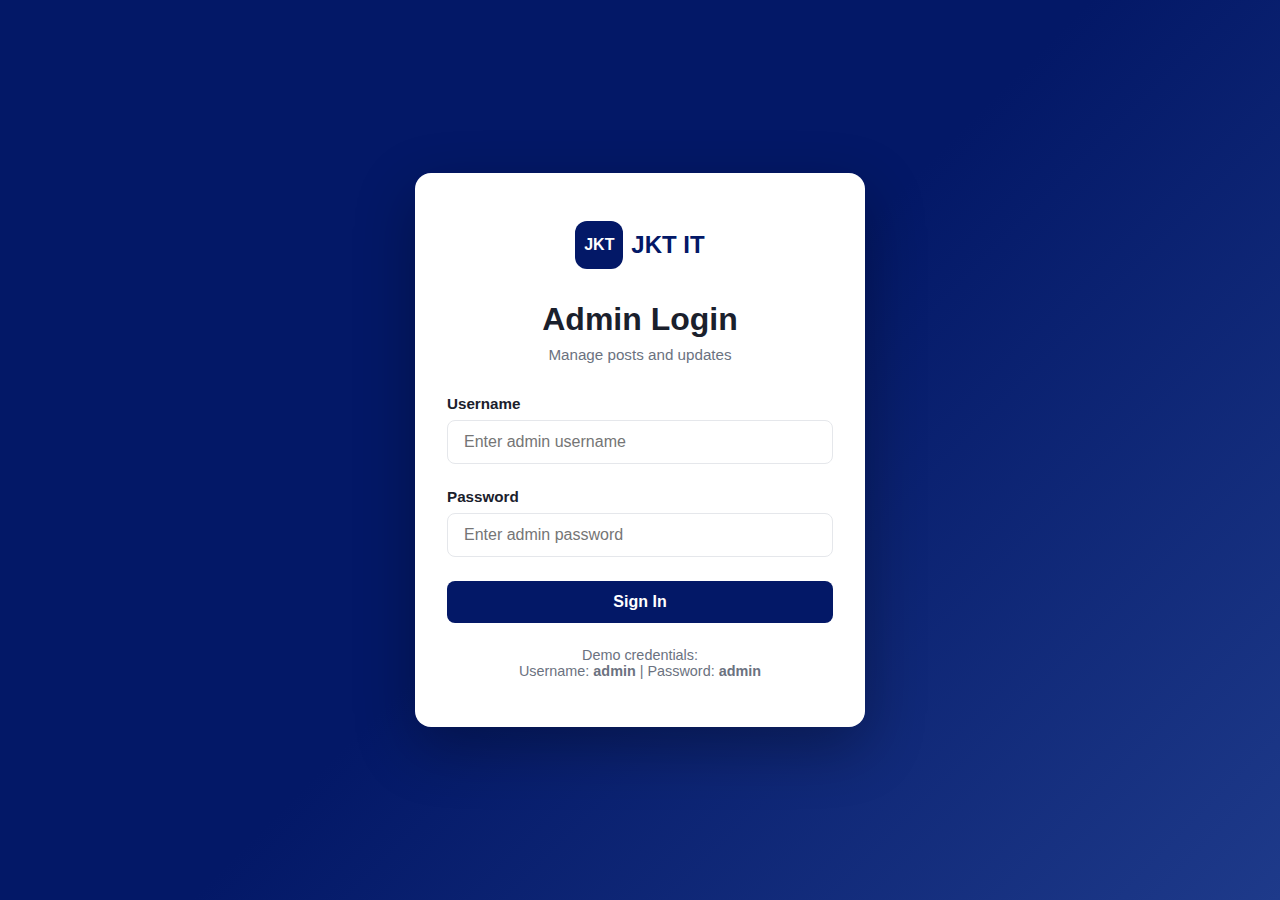
<file: admin-dashboard.html>
<!DOCTYPE html>
<html lang="en">
<head>
    <meta charset="UTF-8">
    <meta name="viewport" content="width=device-width, initial-scale=1.0">
    <title>JKT Admin Dashboard</title>
    <style>
        * {
            margin: 0;
            padding: 0;
            box-sizing: border-box;
        }

        :root {
            --primary: #031867;
            --gold: #FFD700;
            --light-blue: #87CEEB;
            --text-dark: #1a202c;
            --text-light: #6b7280;
            --bg-light: #f9fafb;
            --white: #ffffff;
        }

        body {
            font-family: 'Inter', -apple-system, BlinkMacSystemFont, 'Segoe UI', sans-serif;
            background: var(--bg-light);
            color: var(--text-dark);
        }

        .container {
            max-width: 1200px;
            margin: 0 auto;
            padding: 2rem 1.5rem;
        }

        /* Header */
        header {
            background: var(--white);
            border-bottom: 1px solid #e5e7eb;
            padding: 1.5rem;
            margin-bottom: 2rem;
            border-radius: 0.75rem;
            display: flex;
            align-items: center;
            justify-content: space-between;
        }

        .header-title {
            display: flex;
            align-items: center;
            gap: 1rem;
        }

        .logo {
            display: flex;
            align-items: center;
            gap: 0.5rem;
        }

        .logo-box {
            width: 40px;
            height: 40px;
            background: var(--primary);
            border-radius: 0.5rem;
            display: flex;
            align-items: center;
            justify-content: center;
            color: var(--white);
            font-weight: bold;
            font-size: 0.75rem;
        }

        h1 {
            color: var(--primary);
            font-size: 1.75rem;
        }

        .logout-btn {
            background: #dc2626;
            color: var(--white);
            border: none;
            padding: 0.75rem 1.5rem;
            border-radius: 0.5rem;
            cursor: pointer;
            font-weight: 600;
            transition: background 0.3s;
        }

        .logout-btn:hover {
            background: #b91c1c;
        }

        /* Main Grid */
        .main {
            display: grid;
            grid-template-columns: 1fr;
            gap: 2rem;
        }

        @media (min-width: 768px) {
            .main {
                grid-template-columns: 1fr 1.2fr;
            }
        }

        /* Post Form */
        .post-form {
            background: var(--white);
            padding: 2rem;
            border-radius: 0.75rem;
            border: 1px solid #e5e7eb;
        }

        .post-form h2 {
            font-size: 1.5rem;
            color: var(--primary);
            margin-bottom: 1.5rem;
        }

        .form-group {
            margin-bottom: 1.5rem;
        }

        label {
            display: block;
            font-weight: 600;
            margin-bottom: 0.5rem;
            color: var(--text-dark);
            font-size: 0.95rem;
        }

        textarea,
        input[type="file"] {
            width: 100%;
            padding: 0.75rem;
            border: 1px solid #e5e7eb;
            border-radius: 0.5rem;
            font-family: inherit;
            font-size: 0.95rem;
            transition: border-color 0.3s, box-shadow 0.3s;
        }

        textarea {
            resize: vertical;
            min-height: 120px;
        }

        textarea:focus {
            outline: none;
            border-color: var(--primary);
            box-shadow: 0 0 0 3px rgba(3, 24, 103, 0.1);
        }

        input[type="file"] {
            padding: 0.5rem;
            cursor: pointer;
        }

        input[type="file"]:focus {
            outline: none;
            border-color: var(--primary);
        }

        .image-preview {
            margin-top: 1rem;
            display: none;
        }

        .image-preview img {
            max-width: 100%;
            height: auto;
            border-radius: 0.5rem;
            border: 1px solid #e5e7eb;
        }

        .char-count {
            font-size: 0.85rem;
            color: var(--text-light);
            margin-top: 0.25rem;
        }

        .char-warning {
            color: #dc2626;
        }

        .btn {
            width: 100%;
            padding: 0.75rem;
            background: var(--primary);
            color: var(--white);
            border: none;
            border-radius: 0.5rem;
            font-size: 1rem;
            font-weight: 600;
            cursor: pointer;
            transition: background 0.3s;
        }

        .btn:hover:not(:disabled) {
            background: #022152;
        }

        .btn:disabled {
            background: #ccc;
            cursor: not-allowed;
        }

        .message {
            display: none;
            padding: 0.75rem 1rem;
            border-radius: 0.5rem;
            margin-bottom: 1.5rem;
            border-left: 4px solid;
        }

        .message.show {
            display: block;
        }

        .message.error {
            background: #fee;
            color: #c33;
            border-left-color: #c33;
        }

        .message.success {
            background: #efe;
            color: #3c3;
            border-left-color: #3c3;
        }

        /* Posts Feed */
        .posts-feed {
            display: flex;
            flex-direction: column;
            gap: 1.5rem;
        }

        .posts-feed h2 {
            font-size: 1.5rem;
            color: var(--primary);
            margin-bottom: 1rem;
        }

        .post-item {
            background: var(--white);
            border: 1px solid #e5e7eb;
            border-radius: 0.75rem;
            overflow: hidden;
            transition: box-shadow 0.3s;
        }

        .post-item:hover {
            box-shadow: 0 10px 25px rgba(0, 0, 0, 0.1);
        }

        .post-image {
            width: 100%;
            height: 300px;
            object-fit: cover;
            background: var(--bg-light);
        }

        .post-content {
            padding: 1.5rem;
        }

        .post-text {
            color: var(--text-dark);
            margin-bottom: 1rem;
            line-height: 1.6;
            word-wrap: break-word;
        }

        .post-meta {
            display: flex;
            align-items: center;
            justify-content: space-between;
            font-size: 0.85rem;
            color: var(--text-light);
        }

        .delete-btn {
            background: #dc2626;
            color: var(--white);
            border: none;
            padding: 0.5rem 1rem;
            border-radius: 0.25rem;
            cursor: pointer;
            font-size: 0.85rem;
            transition: background 0.3s;
        }

        .delete-btn:hover {
            background: #b91c1c;
        }

        .empty-state {
            text-align: center;
            padding: 2rem;
            color: var(--text-light);
        }

        .empty-state p {
            margin-bottom: 0.5rem;
        }

        .spinner {
            border: 3px solid rgba(0, 0, 0, 0.1);
            border-top-color: var(--primary);
            border-radius: 50%;
            width: 20px;
            height: 20px;
            animation: spin 0.8s linear infinite;
            display: inline-block;
            margin-right: 0.5rem;
        }

        @keyframes spin {
            to { transform: rotate(360deg); }
        }

        .loading {
            display: none;
        }

        .title-section {
            display: flex;
            align-items: center;
            justify-content: space-between;
            margin-bottom: 1.5rem;
        }

        .refresh-btn {
            background: var(--light-blue);
            color: var(--primary);
            border: none;
            padding: 0.5rem 1rem;
            border-radius: 0.5rem;
            cursor: pointer;
            font-size: 0.9rem;
            font-weight: 600;
            transition: background 0.3s;
        }

        .refresh-btn:hover {
            background: #70c5e8;
        }

        @media (max-width: 767px) {
            .main {
                grid-template-columns: 1fr;
            }

            .post-image {
                height: 200px;
            }
        }
    </style>
</head>
<body>
    <!-- Header -->
    <header>
        <div class="header-title">
            <div class="logo">
                <div class="logo-box">JKT</div>
            </div>
            <h1>Admin Dashboard</h1>
        </div>
        <button class="logout-btn" id="logoutBtn">Logout</button>
    </header>

    <div class="container">
        <div class="main">
            <!-- Post Creation Form -->
            <div class="post-form">
                <h2>Create New Post</h2>

                <div class="message" id="errorMessage"></div>
                <div class="message" id="successMessage"></div>

                <form id="postForm">
                    <div class="form-group">
                        <label for="imageInput">Upload Image</label>
                        <input 
                            type="file" 
                            id="imageInput" 
                            accept="image/*"
                            required
                        >
                        <div class="image-preview" id="imagePreview">
                            <img id="previewImg" src="" alt="Preview">
                        </div>
                    </div>

                    <div class="form-group">
                        <label for="textInput">Post Text</label>
                        <textarea 
                            id="textInput" 
                            placeholder="Write your message here..."
                            required
                        ></textarea>
                        <div class="char-count">
                            <span id="charCount">0</span> / 500 characters
                        </div>
                    </div>

                    <button type="submit" class="btn" id="submitBtn">
                        <span class="loading" id="spinner"><span class="spinner"></span></span>
                        Post
                    </button>
                </form>
            </div>

            <!-- Posts Feed -->
            <div class="posts-feed">
                <div class="title-section">
                    <h2>Recent Posts</h2>
                    <button class="refresh-btn" id="refreshBtn">🔄 Refresh</button>
                </div>
                <div id="postsList">
                    <div class="empty-state">
                        <p>No posts yet. Create your first post!</p>
                    </div>
                </div>
            </div>
        </div>
    </div>

    <script>
        // Check authentication
        function checkAuth() {
            const isAuthed = sessionStorage.getItem('adminAuth');
            if (!isAuthed) {
                window.location.href = '/admin-login.html';
                return false;
            }
            return true;
        }

        if (!checkAuth()) {
            throw new Error('Not authenticated');
        }

        // LocalStorage key for posts
        const POSTS_STORAGE_KEY = 'jkt_admin_posts';

        // Initialize posts array in localStorage if it doesn't exist
        function initPosts() {
            if (!localStorage.getItem(POSTS_STORAGE_KEY)) {
                localStorage.setItem(POSTS_STORAGE_KEY, JSON.stringify([]));
            }
        }

        // Get all posts from localStorage
        function getPosts() {
            initPosts();
            const posts = localStorage.getItem(POSTS_STORAGE_KEY);
            return JSON.parse(posts) || [];
        }

        // Save posts to localStorage
        function savePosts(posts) {
            localStorage.setItem(POSTS_STORAGE_KEY, JSON.stringify(posts));
        }

        // Image preview
        document.getElementById('imageInput').addEventListener('change', function(e) {
            const file = e.target.files[0];
            if (file) {
                const reader = new FileReader();
                reader.onload = function(event) {
                    document.getElementById('previewImg').src = event.target.result;
                    document.getElementById('imagePreview').style.display = 'block';
                };
                reader.readAsDataURL(file);
            }
        });

        // Character count
        document.getElementById('textInput').addEventListener('input', function() {
            const count = this.value.length;
            document.getElementById('charCount').textContent = count;

            if (count > 500) {
                this.value = this.value.substring(0, 500);
                document.getElementById('charCount').textContent = 500;
            }
        });

        // Create post
        document.getElementById('postForm').addEventListener('submit', function(e) {
            e.preventDefault();

            const imageInput = document.getElementById('imageInput');
            const textInput = document.getElementById('textInput');
            const errorMsg = document.getElementById('errorMessage');
            const successMsg = document.getElementById('successMessage');
            const submitBtn = document.getElementById('submitBtn');
            const spinner = document.getElementById('spinner');

            // Clear messages
            errorMsg.classList.remove('show');
            successMsg.classList.remove('show');

            if (!imageInput.files[0] || !textInput.value) {
                errorMsg.textContent = 'Please fill in all fields';
                errorMsg.classList.add('error', 'show');
                return;
            }

            // Show loading
            spinner.style.display = 'inline-block';
            submitBtn.disabled = true;

            // Convert image to base64
            const file = imageInput.files[0];
            const reader = new FileReader();
            reader.onload = function(event) {
                try {
                    // Get existing posts
                    const posts = getPosts();

                    // Create new post
                    const newPost = {
                        id: Date.now().toString(),
                        image: event.target.result,
                        text: textInput.value,
                        timestamp: Date.now(),
                        createdAt: new Date().toLocaleDateString('en-US', {
                            year: 'numeric',
                            month: 'long',
                            day: 'numeric',
                            hour: '2-digit',
                            minute: '2-digit'
                        })
                    };

                    // Add to posts array
                    posts.push(newPost);

                    // Save to localStorage
                    savePosts(posts);

                    // Show success
                    successMsg.textContent = 'Post created successfully!';
                    successMsg.classList.add('success', 'show');

                    // Reset form
                    document.getElementById('postForm').reset();
                    document.getElementById('imagePreview').style.display = 'none';
                    document.getElementById('charCount').textContent = 0;

                    // Reload posts
                    setTimeout(() => {
                        loadPosts();
                    }, 500);
                } catch (error) {
                    console.error('Error:', error);
                    errorMsg.textContent = 'Error creating post. Please try again.';
                    errorMsg.classList.add('error', 'show');
                } finally {
                    spinner.style.display = 'none';
                    submitBtn.disabled = false;
                }
            };
            reader.readAsDataURL(file);
        });

        // Load posts
        function loadPosts() {
            const posts = getPosts();
            const postsList = document.getElementById('postsList');

            if (posts.length === 0) {
                postsList.innerHTML = `
                    <div class="empty-state">
                        <p>No posts yet. Create your first post!</p>
                    </div>
                `;
                return;
            }

            // Display posts in reverse order (newest first)
            const reversedPosts = [...posts].reverse();
            postsList.innerHTML = reversedPosts.map(post => `
                <div class="post-item">
                    <img src="${post.image}" alt="Post" class="post-image">
                    <div class="post-content">
                        <p class="post-text">${escapeHtml(post.text)}</p>
                        <div class="post-meta">
                            <span>${post.createdAt}</span>
                            <button class="delete-btn" onclick="deletePost('${post.id}')">Delete</button>
                        </div>
                    </div>
                </div>
            `).join('');
        }

        // Delete post
        function deletePost(id) {
            if (!confirm('Are you sure you want to delete this post?')) {
                return;
            }

            try {
                const posts = getPosts();
                const filteredPosts = posts.filter(p => p.id !== id);
                savePosts(filteredPosts);
                loadPosts();
            } catch (error) {
                console.error('Error:', error);
                alert('Error deleting post');
            }
        }

        // Escape HTML
        function escapeHtml(text) {
            const div = document.createElement('div');
            div.textContent = text;
            return div.innerHTML;
        }

        // Logout
        document.getElementById('logoutBtn').addEventListener('click', function() {
            sessionStorage.removeItem('adminAuth');
            sessionStorage.removeItem('adminUsername');
            window.location.href = '/HAJ/admin-login.html';
        });

        // Refresh button
        document.getElementById('refreshBtn').addEventListener('click', loadPosts);

        // Load posts on page load
        document.addEventListener('DOMContentLoaded', loadPosts);
    </script>
</body>
</html>
</file>
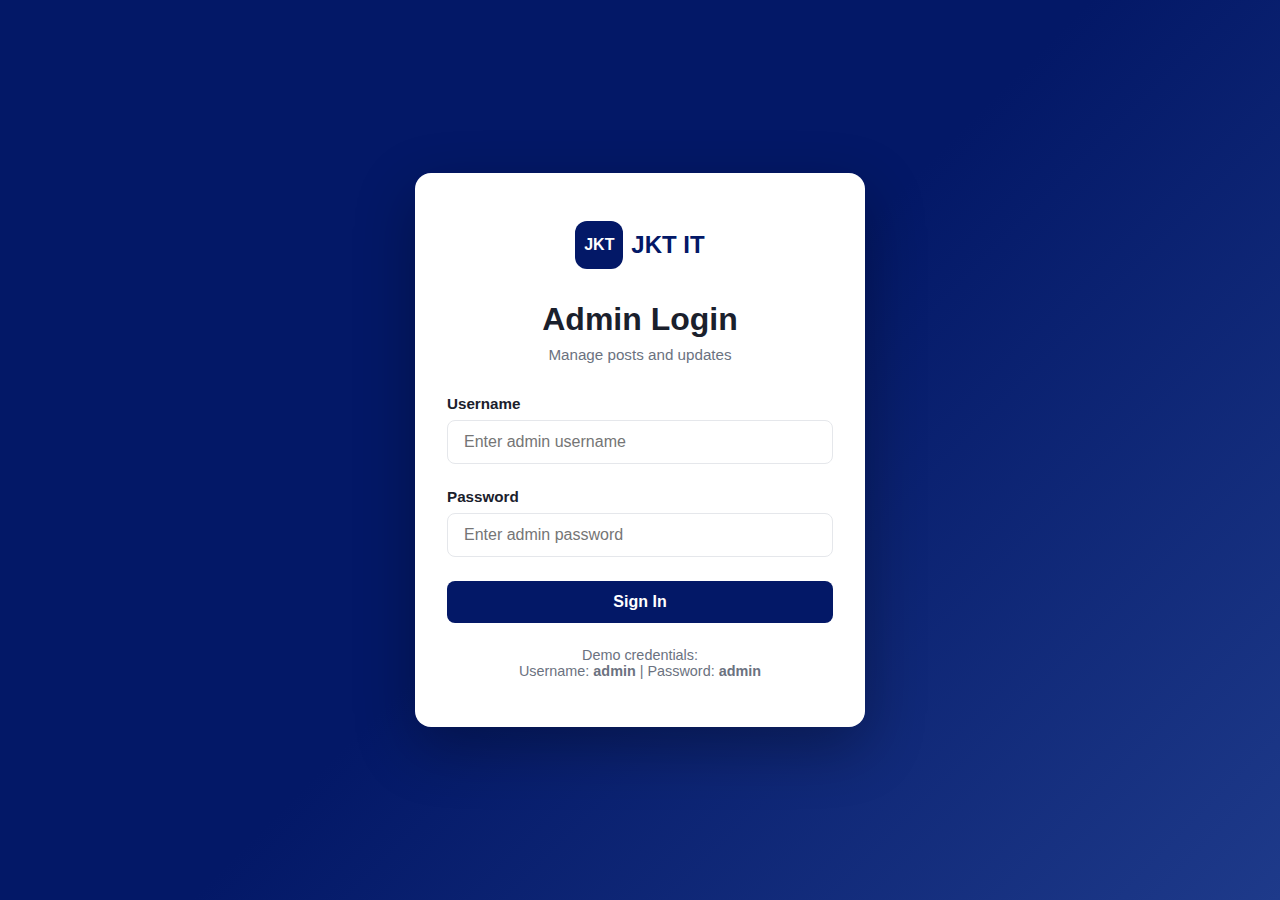
<file: admin-login.html>
<!DOCTYPE html>
<html lang="en">
<head>
    <meta charset="UTF-8">
    <meta name="viewport" content="width=device-width, initial-scale=1.0">
    <title>JKT Admin Login</title>
    <style>
        * {
            margin: 0;
            padding: 0;
            box-sizing: border-box;
        }

        :root {
            --primary: #031867;
            --gold: #FFD700;
            --light-blue: #87CEEB;
            --text-dark: #1a202c;
            --text-light: #6b7280;
            --bg-light: #f9fafb;
            --white: #ffffff;
        }

        body {
            font-family: 'Inter', -apple-system, BlinkMacSystemFont, 'Segoe UI', sans-serif;
            background: linear-gradient(135deg, var(--primary) 0%, var(--primary) 50%, #1e3a8a 100%);
            min-height: 100vh;
            display: flex;
            align-items: center;
            justify-content: center;
            padding: 1.5rem;
        }

        .login-container {
            background: var(--white);
            border-radius: 1rem;
            box-shadow: 0 20px 60px rgba(0, 0, 0, 0.3);
            max-width: 450px;
            width: 100%;
            padding: 3rem 2rem;
        }

        .logo {
            display: flex;
            align-items: center;
            justify-content: center;
            gap: 0.5rem;
            margin-bottom: 2rem;
        }

        .logo-box {
            width: 48px;
            height: 48px;
            background: var(--primary);
            border-radius: 0.75rem;
            display: flex;
            align-items: center;
            justify-content: center;
            color: var(--white);
            font-weight: bold;
            font-size: 1rem;
        }

        .logo-text {
            font-weight: bold;
            font-size: 1.5rem;
            color: var(--primary);
        }

        h1 {
            font-size: 2rem;
            color: var(--text-dark);
            margin-bottom: 0.5rem;
            text-align: center;
        }

        .subtitle {
            color: var(--text-light);
            text-align: center;
            margin-bottom: 2rem;
            font-size: 0.95rem;
        }

        .form-group {
            margin-bottom: 1.5rem;
        }

        label {
            display: block;
            color: var(--text-dark);
            font-weight: 600;
            margin-bottom: 0.5rem;
            font-size: 0.95rem;
        }

        input {
            width: 100%;
            padding: 0.75rem 1rem;
            border: 1px solid #e5e7eb;
            border-radius: 0.5rem;
            font-size: 1rem;
            font-family: inherit;
            transition: border-color 0.3s, box-shadow 0.3s;
        }

        input:focus {
            outline: none;
            border-color: var(--primary);
            box-shadow: 0 0 0 3px rgba(3, 24, 103, 0.1);
        }

        .btn {
            width: 100%;
            padding: 0.75rem;
            background: var(--primary);
            color: var(--white);
            border: none;
            border-radius: 0.5rem;
            font-size: 1rem;
            font-weight: 600;
            cursor: pointer;
            transition: background 0.3s;
        }

        .btn:hover {
            background: #022152;
        }

        .btn:disabled {
            background: #ccc;
            cursor: not-allowed;
        }

        .error-message {
            display: none;
            background: #fee;
            color: #c33;
            padding: 0.75rem 1rem;
            border-radius: 0.5rem;
            margin-bottom: 1.5rem;
            border-left: 4px solid #c33;
        }

        .error-message.show {
            display: block;
        }

        .success-message {
            display: none;
            background: #efe;
            color: #3c3;
            padding: 0.75rem 1rem;
            border-radius: 0.5rem;
            margin-bottom: 1.5rem;
            border-left: 4px solid #3c3;
        }

        .success-message.show {
            display: block;
        }

        .footer-link {
            text-align: center;
            margin-top: 1.5rem;
            color: var(--text-light);
            font-size: 0.9rem;
        }

        .footer-link a {
            color: var(--primary);
            text-decoration: none;
            font-weight: 600;
        }

        .footer-link a:hover {
            text-decoration: underline;
        }

        .loading {
            display: none;
        }

        .spinner {
            border: 3px solid rgba(0, 0, 0, 0.1);
            border-top-color: var(--primary);
            border-radius: 50%;
            width: 20px;
            height: 20px;
            animation: spin 0.8s linear infinite;
            display: inline-block;
            margin-right: 0.5rem;
        }

        @keyframes spin {
            to { transform: rotate(360deg); }
        }
    </style>
</head>
<body>
    <div class="login-container">
        <div class="logo">
            <div class="logo-box">JKT</div>
            <div class="logo-text">JKT IT</div>
        </div>

        <h1>Admin Login</h1>
        <p class="subtitle">Manage posts and updates</p>

        <div class="error-message" id="errorMessage"></div>
        <div class="success-message" id="successMessage"></div>

        <form id="loginForm">
            <div class="form-group">
                <label for="username">Username</label>
                <input 
                    type="text" 
                    id="username" 
                    name="username" 
                    placeholder="Enter admin username"
                    required
                >
            </div>

            <div class="form-group">
                <label for="password">Password</label>
                <input 
                    type="password" 
                    id="password" 
                    name="password" 
                    placeholder="Enter admin password"
                    required
                >
            </div>

            <button type="submit" class="btn" id="submitBtn">
                <span class="loading" id="spinner"><span class="spinner"></span></span>
                Sign In
            </button>
        </form>

        <div class="footer-link">
            Demo credentials:<br>
            Username: <strong>admin</strong> | Password: <strong>admin</strong>
        </div>
    </div>

    <script>
        // Simple in-memory authentication (for demo)
        // In production, use secure authentication with backend
        const DEMO_CREDENTIALS = {
            username: 'admin',
            password: 'admin'
        };

        document.getElementById('loginForm').addEventListener('submit', function(e) {
            e.preventDefault();

            const username = document.getElementById('username').value;
            const password = document.getElementById('password').value;
            const errorMsg = document.getElementById('errorMessage');
            const successMsg = document.getElementById('successMessage');
            const submitBtn = document.getElementById('submitBtn');
            const spinner = document.getElementById('spinner');

            // Clear messages
            errorMsg.classList.remove('show');
            successMsg.classList.remove('show');

            // Validate
            if (username === DEMO_CREDENTIALS.username && password === DEMO_CREDENTIALS.password) {
                // Show loading state
                spinner.style.display = 'inline-block';
                submitBtn.disabled = true;

                // Simulate API call
                setTimeout(() => {
                    // Store session
                    sessionStorage.setItem('adminAuth', 'true');
                    sessionStorage.setItem('adminUsername', username);

                    successMsg.textContent = 'Login successful! Redirecting...';
                    successMsg.classList.add('show');

                    // Redirect to dashboard
                    setTimeout(() => {
                        window.location.href = '/HAJ/admin-dashboard.html';
                    }, 1000);
                }, 500);
            } else {
                spinner.style.display = 'none';
                submitBtn.disabled = false;
                errorMsg.textContent = 'Invalid username or password';
                errorMsg.classList.add('show');
            }
        });
    </script>
</body>
</html>
</file>
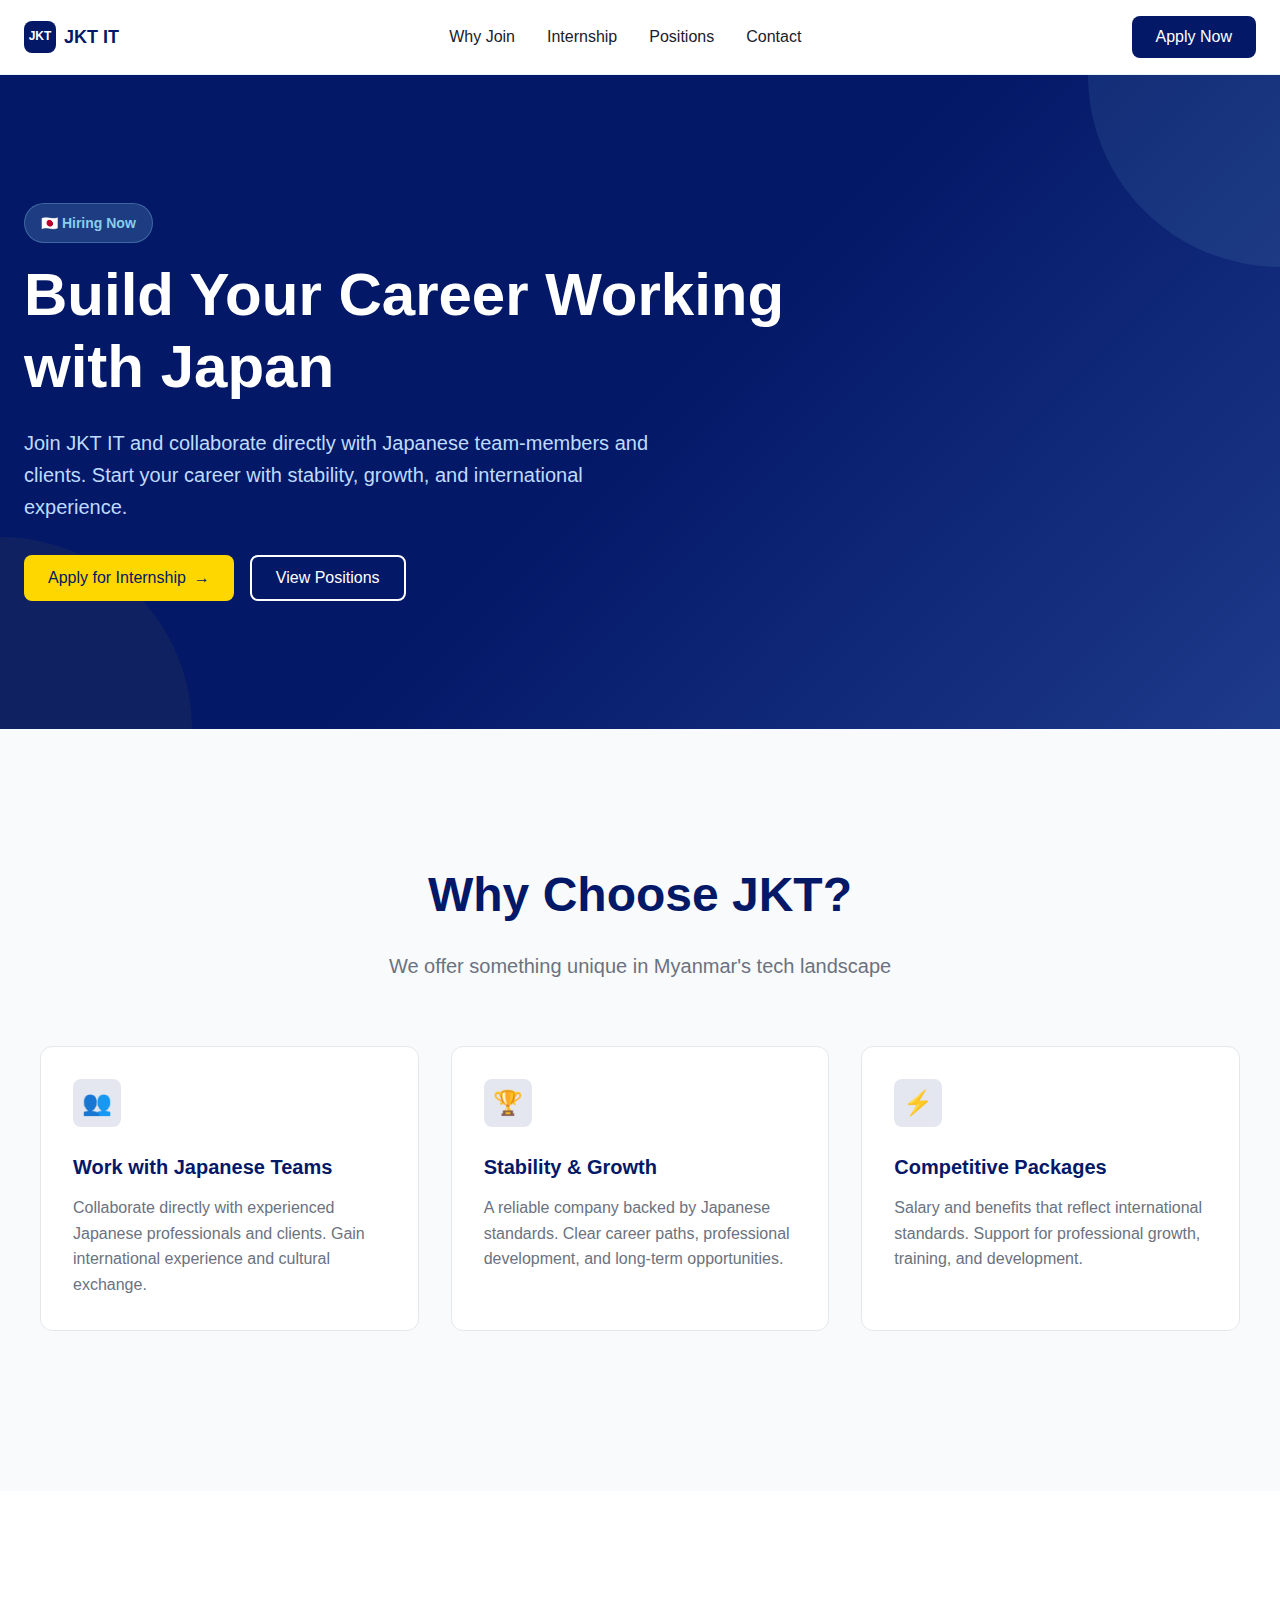
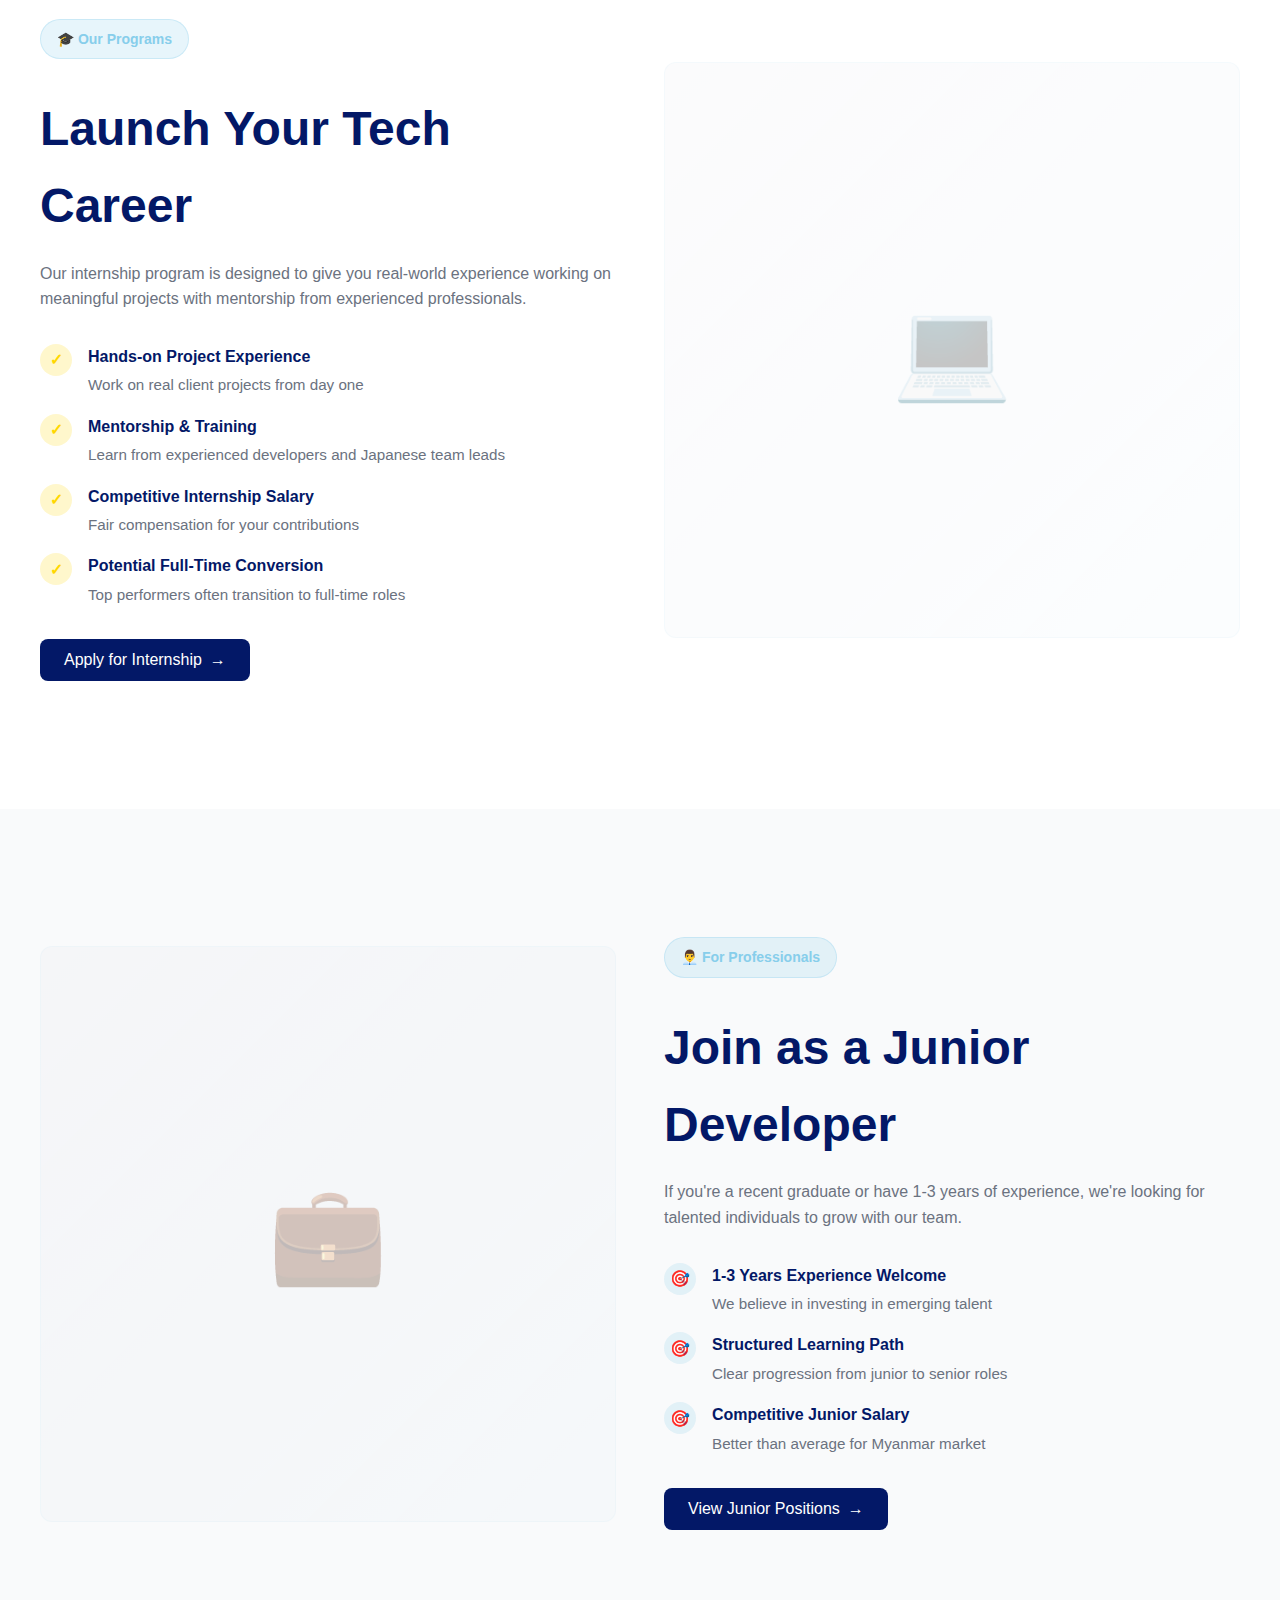
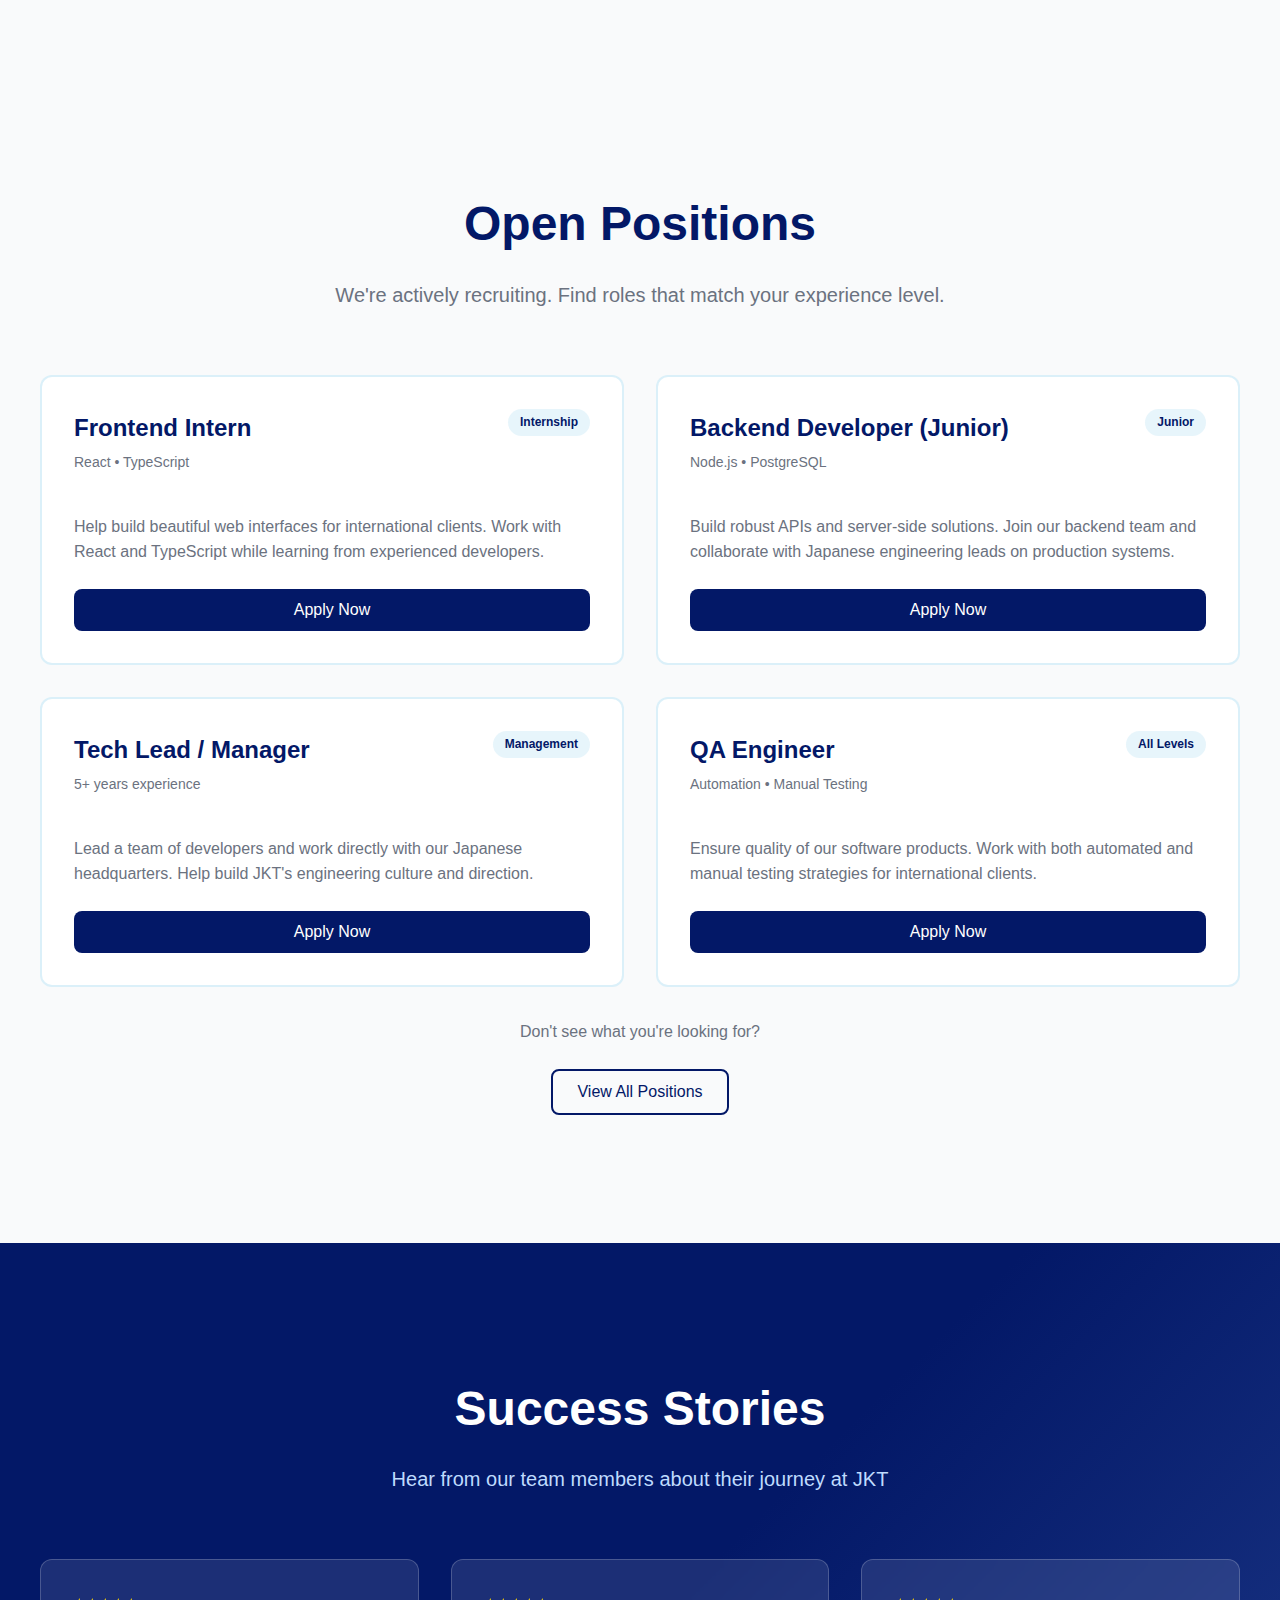
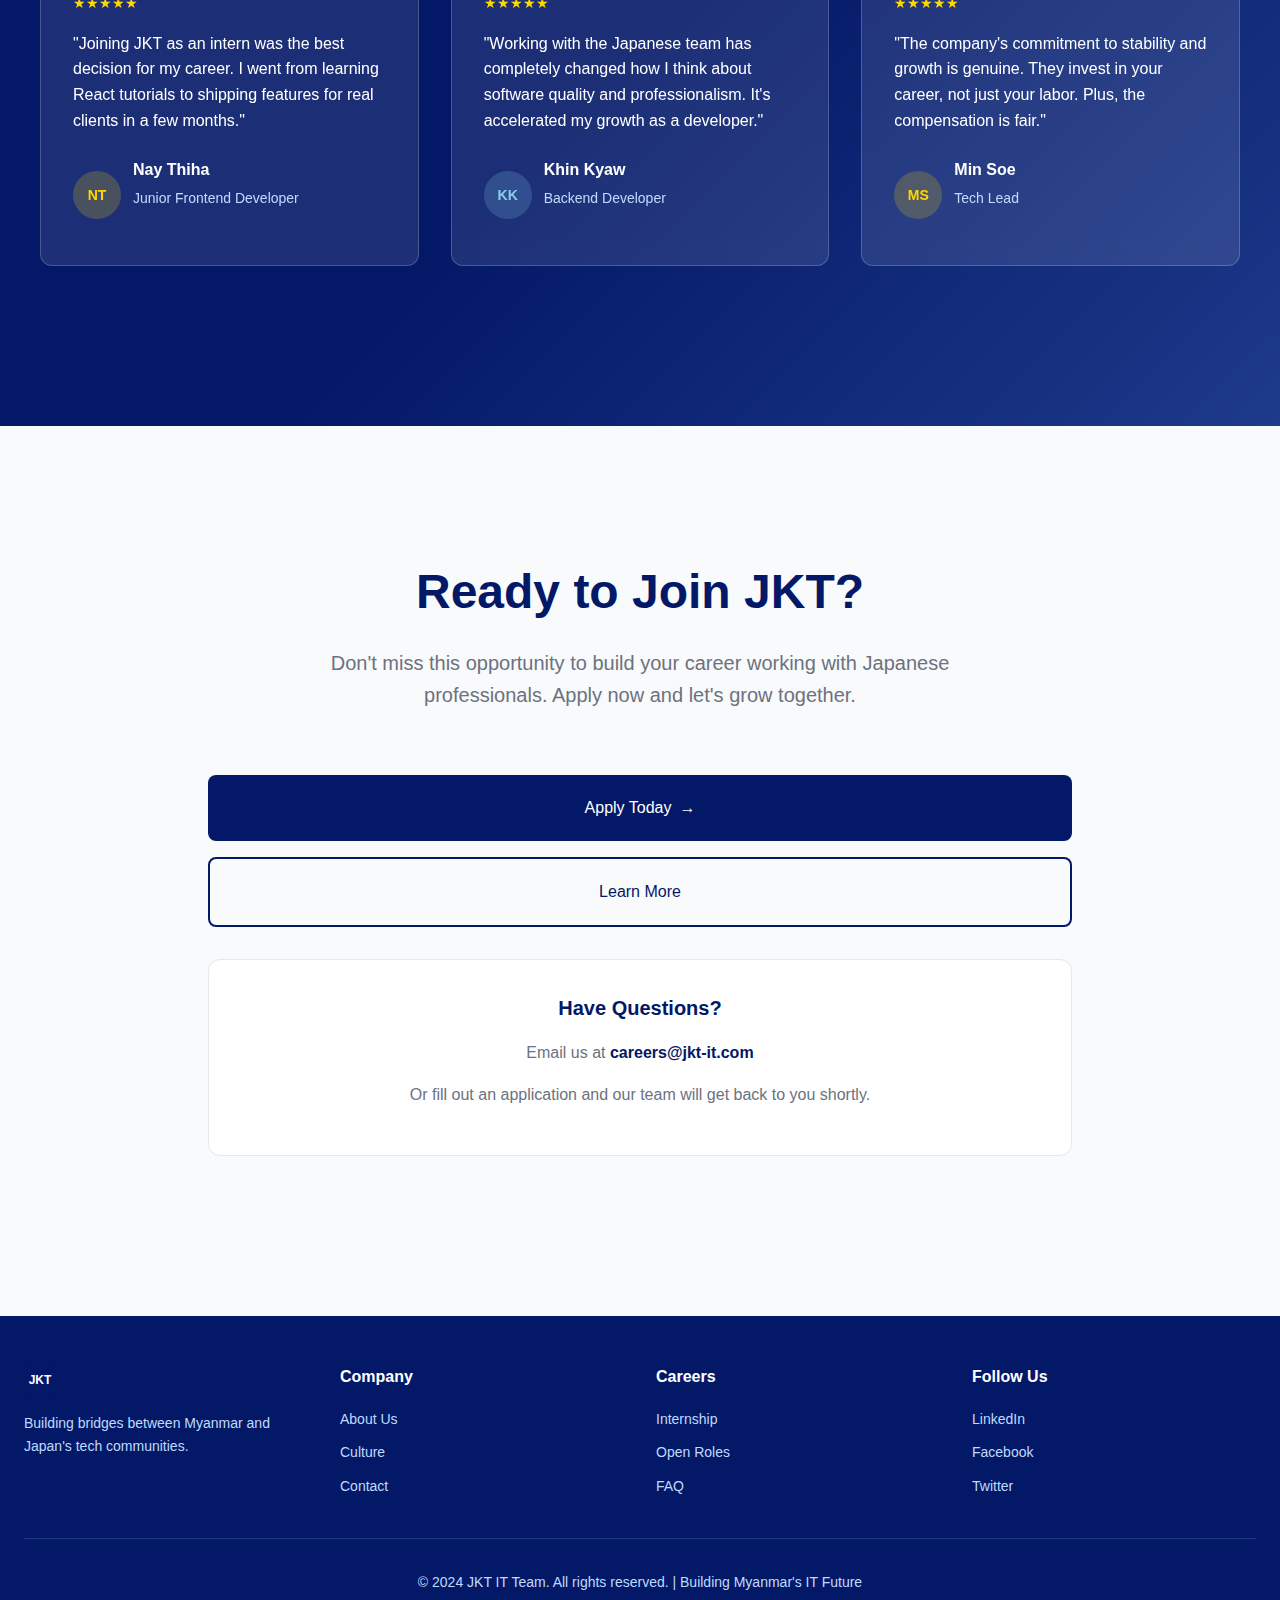
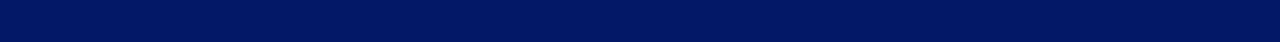
<file: jkt-recruitment-landing.html>
<!DOCTYPE html>
<html lang="en">
<head>
    <meta charset="UTF-8">
    <meta name="viewport" content="width=device-width, initial-scale=1.0">
    <title>JKT IT - Recruitment Landing Page</title>
    <style>
        * {
            margin: 0;
            padding: 0;
            box-sizing: border-box;
        }

        :root {
            --primary: #031867;
            --gold: #FFD700;
            --light-blue: #87CEEB;
            --text-dark: #1a202c;
            --text-light: #6b7280;
            --bg-light: #f9fafb;
            --white: #ffffff;
        }

        body {
            font-family: 'Inter', -apple-system, BlinkMacSystemFont, 'Segoe UI', sans-serif;
            color: var(--text-dark);
            line-height: 1.6;
        }

        .container {
            max-width: 1280px;
            margin: 0 auto;
            padding: 0 1rem;
        }

        /* Header */
        header {
            position: sticky;
            top: 0;
            z-index: 50;
            background: var(--white);
            border-bottom: 1px solid rgba(135, 206, 235, 0.2);
        }

        .header-content {
            max-width: 1280px;
            margin: 0 auto;
            padding: 1rem 1.5rem;
            display: flex;
            align-items: center;
            justify-content: space-between;
        }

        .logo {
            display: flex;
            align-items: center;
            gap: 0.5rem;
        }

        .logo-box {
            width: 32px;
            height: 32px;
            background: var(--primary);
            border-radius: 0.5rem;
            display: flex;
            align-items: center;
            justify-content: center;
            color: var(--white);
            font-weight: bold;
            font-size: 0.75rem;
        }

        .logo-text {
            font-weight: bold;
            font-size: 1.125rem;
            color: var(--primary);
        }

        nav {
            display: none;
            align-items: center;
            gap: 2rem;
        }

        nav a {
            text-decoration: none;
            color: var(--text-dark);
            transition: color 0.3s;
        }

        nav a:hover {
            color: var(--primary);
        }

        @media (min-width: 768px) {
            nav {
                display: flex;
            }
        }

        .btn {
            padding: 0.75rem 1.5rem;
            border: none;
            border-radius: 0.5rem;
            font-size: 1rem;
            cursor: pointer;
            transition: all 0.3s;
            text-decoration: none;
            display: inline-flex;
            align-items: center;
            gap: 0.5rem;
            font-weight: 500;
        }

        .btn-primary {
            background: var(--primary);
            color: var(--white);
        }

        .btn-primary:hover {
            background: #022152;
        }

        .btn-gold {
            background: var(--gold);
            color: var(--primary);
        }

        .btn-gold:hover {
            background: #ffc700;
        }

        .btn-outline {
            border: 2px solid var(--white);
            color: var(--white);
            background: transparent;
        }

        .btn-outline:hover {
            background: rgba(255, 255, 255, 0.1);
        }

        .btn-outline-primary {
            border: 2px solid var(--primary);
            color: var(--primary);
            background: transparent;
        }

        .btn-outline-primary:hover {
            background: rgba(3, 24, 103, 0.05);
        }

        /* Hero Section */
        .hero {
            position: relative;
            overflow: hidden;
            background: linear-gradient(135deg, var(--primary) 0%, var(--primary) 50%, #1e3a8a 100%);
            padding: 5rem 1.5rem;
        }

        @media (min-width: 768px) {
            .hero {
                padding: 8rem 1.5rem;
            }
        }

        .hero::before {
            content: '';
            position: absolute;
            top: 0;
            right: 0;
            width: 384px;
            height: 384px;
            background: rgba(135, 206, 235, 0.1);
            border-radius: 50%;
            transform: translate(192px, -192px);
        }

        .hero::after {
            content: '';
            position: absolute;
            bottom: 0;
            left: 0;
            width: 384px;
            height: 384px;
            background: rgba(255, 215, 0, 0.05);
            border-radius: 50%;
            transform: translate(-192px, 192px);
        }

        .hero-content {
            position: relative;
            z-index: 10;
            max-width: 48rem;
        }

        .badge {
            display: inline-block;
            padding: 0.5rem 1rem;
            background: rgba(135, 206, 235, 0.2);
            border: 1px solid rgba(135, 206, 235, 0.3);
            border-radius: 9999px;
            margin-bottom: 1rem;
            color: var(--light-blue);
            font-size: 0.875rem;
            font-weight: 600;
        }

        .hero h1 {
            font-size: 2.25rem;
            color: var(--white);
            margin-bottom: 1.5rem;
            line-height: 1.2;
        }

        @media (min-width: 768px) {
            .hero h1 {
                font-size: 3.75rem;
            }
        }

        .hero p {
            font-size: 1.25rem;
            color: rgb(191, 219, 254);
            margin-bottom: 2rem;
            max-width: 40rem;
        }

        .hero-buttons {
            display: flex;
            flex-direction: column;
            gap: 1rem;
        }

        @media (min-width: 640px) {
            .hero-buttons {
                flex-direction: row;
            }
        }

        /* Sections */
        section {
            padding: 5rem 1.5rem;
        }

        @media (min-width: 768px) {
            section {
                padding: 8rem 1.5rem;
            }
        }

        .section-light {
            background: var(--bg-light);
        }

        .section-dark {
            background: linear-gradient(135deg, var(--primary) 0%, var(--primary) 50%, #1e3a8a 100%);
            color: var(--white);
        }

        .section-title {
            font-size: 2.25rem;
            font-weight: bold;
            color: var(--primary);
            margin-bottom: 1rem;
            text-align: center;
        }

        @media (min-width: 768px) {
            .section-title {
                font-size: 3rem;
            }
        }

        .section-dark .section-title {
            color: var(--white);
        }

        .section-subtitle {
            font-size: 1.25rem;
            color: var(--text-light);
            max-width: 42rem;
            margin: 0 auto 4rem;
            text-align: center;
        }

        .section-dark .section-subtitle {
            color: rgb(191, 219, 254);
        }

        /* Grid */
        .grid {
            display: grid;
            gap: 2rem;
            margin-bottom: 2rem;
        }

        .grid-2 {
            grid-template-columns: repeat(auto-fit, minmax(300px, 1fr));
        }

        @media (min-width: 768px) {
            .grid-2 {
                grid-template-columns: repeat(2, 1fr);
            }
        }

        .grid-3 {
            grid-template-columns: repeat(auto-fit, minmax(300px, 1fr));
        }

        @media (min-width: 768px) {
            .grid-3 {
                grid-template-columns: repeat(3, 1fr);
            }
        }

        /* Cards */
        .card {
            background: var(--white);
            padding: 2rem;
            border-radius: 0.75rem;
            border: 1px solid #e5e7eb;
            transition: box-shadow 0.3s;
        }

        .card:hover {
            box-shadow: 0 10px 25px rgba(0, 0, 0, 0.1);
        }

        .card-dark {
            background: rgba(255, 255, 255, 0.1);
            backdrop-filter: blur(10px);
            border: 1px solid rgba(255, 255, 255, 0.2);
            color: var(--white);
        }

        .card-icon {
            width: 48px;
            height: 48px;
            background: rgba(3, 24, 103, 0.1);
            border-radius: 0.5rem;
            display: flex;
            align-items: center;
            justify-content: center;
            margin-bottom: 1.5rem;
            font-size: 1.5rem;
        }

        .card h3 {
            font-size: 1.25rem;
            font-weight: bold;
            color: var(--primary);
            margin-bottom: 0.75rem;
        }

        .card-dark h3 {
            color: var(--white);
        }

        .card p {
            color: var(--text-light);
            line-height: 1.6;
        }

        .card-dark p {
            color: rgb(191, 219, 254);
        }

        /* Position Cards */
        .position-card {
            background: var(--white);
            border: 2px solid rgba(135, 206, 235, 0.3);
            padding: 2rem;
            border-radius: 0.75rem;
            transition: box-shadow 0.3s;
        }

        .position-card:hover {
            box-shadow: 0 10px 25px rgba(0, 0, 0, 0.1);
        }

        .position-header {
            display: flex;
            align-items: flex-start;
            justify-content: space-between;
            margin-bottom: 1rem;
        }

        .position-title h3 {
            font-size: 1.5rem;
            font-weight: bold;
            color: var(--primary);
            margin-bottom: 0.25rem;
        }

        .position-title p {
            color: var(--text-light);
            font-size: 0.875rem;
        }

        .position-badge {
            display: inline-block;
            padding: 0.25rem 0.75rem;
            background: rgba(135, 206, 235, 0.2);
            color: var(--primary);
            font-size: 0.75rem;
            font-weight: 600;
            border-radius: 9999px;
        }

        .position-card p {
            color: var(--text-light);
            margin-bottom: 1.5rem;
            line-height: 1.6;
        }

        .position-card .btn {
            width: 100%;
            justify-content: center;
        }

        /* Features List */
        .features {
            display: flex;
            flex-direction: column;
            gap: 1rem;
            margin-bottom: 2rem;
        }

        .feature-item {
            display: flex;
            gap: 1rem;
        }

        .feature-icon {
            width: 32px;
            height: 32px;
            border-radius: 50%;
            background: rgba(255, 215, 0, 0.2);
            display: flex;
            align-items: center;
            justify-content: center;
            flex-shrink: 0;
            color: var(--gold);
            font-weight: bold;
        }

        .feature-icon.light-blue {
            background: rgba(135, 206, 235, 0.2);
            color: var(--primary);
        }

        .feature-item h4 {
            font-weight: 600;
            color: var(--primary);
            margin-bottom: 0.25rem;
        }

        .feature-item p {
            color: var(--text-light);
            font-size: 0.95rem;
        }

        /* Testimonials */
        .testimonial {
            background: rgba(255, 255, 255, 0.1);
            backdrop-filter: blur(10px);
            border: 1px solid rgba(255, 255, 255, 0.2);
            padding: 2rem;
            border-radius: 0.75rem;
        }

        .stars {
            display: flex;
            gap: 0.25rem;
            margin-bottom: 1rem;
            color: var(--gold);
            font-size: 0.875rem;
        }

        .testimonial p {
            color: var(--white);
            margin-bottom: 1.5rem;
            line-height: 1.6;
        }

        .testimonial-author {
            display: flex;
            align-items: center;
            gap: 0.75rem;
        }

        .author-avatar {
            width: 48px;
            height: 48px;
            border-radius: 50%;
            display: flex;
            align-items: center;
            justify-content: center;
            font-weight: bold;
            font-size: 0.875rem;
            background: rgba(255, 215, 0, 0.2);
            color: var(--gold);
        }

        .author-avatar.light {
            background: rgba(135, 206, 235, 0.2);
            color: var(--light-blue);
        }

        .author-info p:first-child {
            color: var(--white);
            font-weight: 600;
            margin-bottom: 0.25rem;
        }

        .author-info p:last-child {
            color: rgb(191, 219, 254);
            font-size: 0.875rem;
        }

        /* Two Column Layout */
        .two-column {
            display: grid;
            grid-template-columns: 1fr;
            gap: 3rem;
            align-items: center;
        }

        @media (min-width: 768px) {
            .two-column {
                grid-template-columns: 1fr 1fr;
            }
        }

        .two-column.reverse {
            direction: rtl;
        }

        .two-column.reverse > * {
            direction: ltr;
        }

        .placeholder-image {
            aspect-ratio: 1;
            background: linear-gradient(135deg, rgba(3, 24, 103, 0.05) 0%, rgba(135, 206, 235, 0.1) 100%);
            border: 1px solid rgba(135, 206, 235, 0.2);
            border-radius: 0.75rem;
            display: flex;
            align-items: center;
            justify-content: center;
            font-size: 6rem;
            opacity: 0.3;
        }

        /* Footer */
        footer {
            background: var(--primary);
            color: var(--white);
            padding: 3rem 1.5rem;
        }

        .footer-content {
            max-width: 1280px;
            margin: 0 auto;
        }

        .footer-grid {
            display: grid;
            grid-template-columns: repeat(auto-fit, minmax(200px, 1fr));
            gap: 2rem;
            margin-bottom: 2rem;
        }

        .footer-section h4 {
            font-weight: 600;
            margin-bottom: 1rem;
        }

        .footer-section ul {
            list-style: none;
        }

        .footer-section ul li {
            margin-bottom: 0.5rem;
        }

        .footer-section a {
            color: rgb(191, 219, 254);
            text-decoration: none;
            transition: color 0.3s;
            font-size: 0.875rem;
        }

        .footer-section a:hover {
            color: var(--white);
        }

        .footer-divider {
            border-top: 1px solid rgba(135, 206, 235, 0.2);
            padding-top: 2rem;
            text-align: center;
            color: rgb(191, 219, 254);
            font-size: 0.875rem;
        }

        /* CTA Box */
        .cta-box {
            background: var(--white);
            border: 1px solid #e5e7eb;
            padding: 2rem;
            border-radius: 0.75rem;
            text-align: center;
            margin-bottom: 2rem;
        }

        .cta-box h3 {
            font-size: 1.25rem;
            font-weight: bold;
            color: var(--primary);
            margin-bottom: 1rem;
        }

        .cta-box p {
            color: var(--text-light);
            margin-bottom: 1rem;
        }

        .cta-box a {
            color: var(--primary);
            text-decoration: none;
            font-weight: 600;
        }

        .cta-box a:hover {
            text-decoration: underline;
        }

        /* Responsive */
        .text-center {
            text-align: center;
        }

        .max-w-xl {
            max-width: 42rem;
            margin-left: auto;
            margin-right: auto;
        }

        .max-w-2xl {
            max-width: 56rem;
            margin-left: auto;
            margin-right: auto;
        }

        /* Arrow */
        .arrow {
            display: inline;
        }
    </style>
</head>
<body>
    <!-- Header -->
    <header>
        <div class="header-content">
            <div class="logo">
                <div class="logo-box">JKT</div>
                <div class="logo-text">JKT IT</div>
            </div>
            <nav>
                <a href="#about">Why Join</a>
                <a href="#internship">Internship</a>
                <a href="#positions">Positions</a>
                <a href="#contact">Contact</a>
            </nav>
            <button class="btn btn-primary">Apply Now</button>
        </div>
    </header>

    <!-- Hero Section -->
    <section class="hero">
        <div class="hero-content">
            <div class="badge">🇯🇵 Hiring Now</div>
            <h1>Build Your Career Working with Japan</h1>
            <p>Join JKT IT and collaborate directly with Japanese team-members and clients. Start your career with stability, growth, and international experience.</p>
            <div class="hero-buttons">
                <button class="btn btn-gold">Apply for Internship <span class="arrow">→</span></button>
                <button class="btn btn-outline">View Positions</button>
            </div>
        </div>
    </section>

    <!-- Why Join JKT Section -->
    <section id="about" class="section-light">
        <div class="container">
            <h2 class="section-title">Why Choose JKT?</h2>
            <p class="section-subtitle">We offer something unique in Myanmar's tech landscape</p>
            
            <div class="grid grid-3">
                <!-- Card 1 -->
                <div class="card">
                    <div class="card-icon">👥</div>
                    <h3>Work with Japanese Teams</h3>
                    <p>Collaborate directly with experienced Japanese professionals and clients. Gain international experience and cultural exchange.</p>
                </div>

                <!-- Card 2 -->
                <div class="card">
                    <div class="card-icon">🏆</div>
                    <h3>Stability & Growth</h3>
                    <p>A reliable company backed by Japanese standards. Clear career paths, professional development, and long-term opportunities.</p>
                </div>

                <!-- Card 3 -->
                <div class="card">
                    <div class="card-icon">⚡</div>
                    <h3>Competitive Packages</h3>
                    <p>Salary and benefits that reflect international standards. Support for professional growth, training, and development.</p>
                </div>
            </div>
        </div>
    </section>

    <!-- Internship Program Section -->
    <section id="internship">
        <div class="container">
            <div class="two-column">
                <div>
                    <div class="badge">🎓 Our Programs</div>
                    <h2 class="section-title" style="text-align: left; margin-top: 1rem;">Launch Your Tech Career</h2>
                    <p style="color: var(--text-light); margin-bottom: 2rem;">Our internship program is designed to give you real-world experience working on meaningful projects with mentorship from experienced professionals.</p>
                    
                    <div class="features">
                        <div class="feature-item">
                            <div class="feature-icon">✓</div>
                            <div>
                                <h4>Hands-on Project Experience</h4>
                                <p>Work on real client projects from day one</p>
                            </div>
                        </div>
                        <div class="feature-item">
                            <div class="feature-icon">✓</div>
                            <div>
                                <h4>Mentorship & Training</h4>
                                <p>Learn from experienced developers and Japanese team leads</p>
                            </div>
                        </div>
                        <div class="feature-item">
                            <div class="feature-icon">✓</div>
                            <div>
                                <h4>Competitive Internship Salary</h4>
                                <p>Fair compensation for your contributions</p>
                            </div>
                        </div>
                        <div class="feature-item">
                            <div class="feature-icon">✓</div>
                            <div>
                                <h4>Potential Full-Time Conversion</h4>
                                <p>Top performers often transition to full-time roles</p>
                            </div>
                        </div>
                    </div>

                    <button class="btn btn-primary">Apply for Internship <span class="arrow">→</span></button>
                </div>

                <div class="placeholder-image">💻</div>
            </div>
        </div>
    </section>

    <!-- Junior Developer Section -->
    <section class="section-light">
        <div class="container">
            <div class="two-column reverse">
                <div>
                    <div class="badge">👨‍💼 For Professionals</div>
                    <h2 class="section-title" style="text-align: left; margin-top: 1rem;">Join as a Junior Developer</h2>
                    <p style="color: var(--text-light); margin-bottom: 2rem;">If you're a recent graduate or have 1-3 years of experience, we're looking for talented individuals to grow with our team.</p>
                    
                    <div class="features">
                        <div class="feature-item">
                            <div class="feature-icon light-blue">🎯</div>
                            <div>
                                <h4>1-3 Years Experience Welcome</h4>
                                <p>We believe in investing in emerging talent</p>
                            </div>
                        </div>
                        <div class="feature-item">
                            <div class="feature-icon light-blue">🎯</div>
                            <div>
                                <h4>Structured Learning Path</h4>
                                <p>Clear progression from junior to senior roles</p>
                            </div>
                        </div>
                        <div class="feature-item">
                            <div class="feature-icon light-blue">🎯</div>
                            <div>
                                <h4>Competitive Junior Salary</h4>
                                <p>Better than average for Myanmar market</p>
                            </div>
                        </div>
                    </div>

                    <button class="btn btn-primary">View Junior Positions <span class="arrow">→</span></button>
                </div>

                <div class="placeholder-image">💼</div>
            </div>
        </div>
    </section>

    <!-- Open Positions Section -->
    <section id="positions" class="section-light">
        <div class="container">
            <h2 class="section-title">Open Positions</h2>
            <p class="section-subtitle">We're actively recruiting. Find roles that match your experience level.</p>
            
            <div class="grid grid-2">
                <!-- Frontend Intern -->
                <div class="position-card">
                    <div class="position-header">
                        <div class="position-title">
                            <h3>Frontend Intern</h3>
                            <p>React • TypeScript</p>
                        </div>
                        <span class="position-badge">Internship</span>
                    </div>
                    <p>Help build beautiful web interfaces for international clients. Work with React and TypeScript while learning from experienced developers.</p>
                    <button class="btn btn-primary">Apply Now</button>
                </div>

                <!-- Backend Junior -->
                <div class="position-card">
                    <div class="position-header">
                        <div class="position-title">
                            <h3>Backend Developer (Junior)</h3>
                            <p>Node.js • PostgreSQL</p>
                        </div>
                        <span class="position-badge">Junior</span>
                    </div>
                    <p>Build robust APIs and server-side solutions. Join our backend team and collaborate with Japanese engineering leads on production systems.</p>
                    <button class="btn btn-primary">Apply Now</button>
                </div>

                <!-- Tech Lead -->
                <div class="position-card">
                    <div class="position-header">
                        <div class="position-title">
                            <h3>Tech Lead / Manager</h3>
                            <p>5+ years experience</p>
                        </div>
                        <span class="position-badge">Management</span>
                    </div>
                    <p>Lead a team of developers and work directly with our Japanese headquarters. Help build JKT's engineering culture and direction.</p>
                    <button class="btn btn-primary">Apply Now</button>
                </div>

                <!-- QA Engineer -->
                <div class="position-card">
                    <div class="position-header">
                        <div class="position-title">
                            <h3>QA Engineer</h3>
                            <p>Automation • Manual Testing</p>
                        </div>
                        <span class="position-badge">All Levels</span>
                    </div>
                    <p>Ensure quality of our software products. Work with both automated and manual testing strategies for international clients.</p>
                    <button class="btn btn-primary">Apply Now</button>
                </div>
            </div>

            <div class="text-center">
                <p style="color: var(--text-light); margin-bottom: 1.5rem;">Don't see what you're looking for?</p>
                <button class="btn btn-outline-primary">View All Positions</button>
            </div>
        </div>
    </section>

    <!-- Success Stories Section -->
    <section class="section-dark">
        <div class="container">
            <h2 class="section-title">Success Stories</h2>
            <p class="section-subtitle">Hear from our team members about their journey at JKT</p>
            
            <div class="grid grid-3">
                <!-- Testimonial 1 -->
                <div class="testimonial">
                    <div class="stars">★★★★★</div>
                    <p>"Joining JKT as an intern was the best decision for my career. I went from learning React tutorials to shipping features for real clients in a few months."</p>
                    <div class="testimonial-author">
                        <div class="author-avatar">NT</div>
                        <div class="author-info">
                            <p>Nay Thiha</p>
                            <p>Junior Frontend Developer</p>
                        </div>
                    </div>
                </div>

                <!-- Testimonial 2 -->
                <div class="testimonial">
                    <div class="stars">★★★★★</div>
                    <p>"Working with the Japanese team has completely changed how I think about software quality and professionalism. It's accelerated my growth as a developer."</p>
                    <div class="testimonial-author">
                        <div class="author-avatar light">KK</div>
                        <div class="author-info">
                            <p>Khin Kyaw</p>
                            <p>Backend Developer</p>
                        </div>
                    </div>
                </div>

                <!-- Testimonial 3 -->
                <div class="testimonial">
                    <div class="stars">★★★★★</div>
                    <p>"The company's commitment to stability and growth is genuine. They invest in your career, not just your labor. Plus, the compensation is fair."</p>
                    <div class="testimonial-author">
                        <div class="author-avatar">MS</div>
                        <div class="author-info">
                            <p>Min Soe</p>
                            <p>Tech Lead</p>
                        </div>
                    </div>
                </div>
            </div>
        </div>
    </section>

    <!-- CTA Section -->
    <section id="contact" class="section-light">
        <div class="container max-w-2xl text-center">
            <h2 class="section-title">Ready to Join JKT?</h2>
            <p class="section-subtitle">Don't miss this opportunity to build your career working with Japanese professionals. Apply now and let's grow together.</p>
            
            <div style="display: flex; flex-direction: column; gap: 1rem; margin-bottom: 2rem;">
                <button class="btn btn-primary" style="width: 100%; justify-content: center; padding: 1.5rem;">Apply Today <span class="arrow">→</span></button>
                <button class="btn btn-outline-primary" style="width: 100%; justify-content: center; padding: 1.5rem;">Learn More</button>
            </div>

            <div class="cta-box">
                <h3>Have Questions?</h3>
                <p>Email us at <a href="mailto:careers@jkt-it.com">careers@jkt-it.com</a></p>
                <p>Or fill out an application and our team will get back to you shortly.</p>
            </div>
        </div>
    </section>

    <!-- Footer -->
    <footer>
        <div class="footer-content">
            <div class="footer-grid">
                <div class="footer-section">
                    <div class="logo" style="margin-bottom: 1rem;">
                        <div class="logo-box">JKT</div>
                        <div class="logo-text">JKT IT</div>
                    </div>
                    <p style="color: rgb(191, 219, 254); font-size: 0.875rem;">Building bridges between Myanmar and Japan's tech communities.</p>
                </div>

                <div class="footer-section">
                    <h4>Company</h4>
                    <ul>
                        <li><a href="#">About Us</a></li>
                        <li><a href="#">Culture</a></li>
                        <li><a href="#">Contact</a></li>
                    </ul>
                </div>

                <div class="footer-section">
                    <h4>Careers</h4>
                    <ul>
                        <li><a href="#internship">Internship</a></li>
                        <li><a href="#positions">Open Roles</a></li>
                        <li><a href="#">FAQ</a></li>
                    </ul>
                </div>

                <div class="footer-section">
                    <h4>Follow Us</h4>
                    <ul>
                        <li><a href="#">LinkedIn</a></li>
                        <li><a href="#">Facebook</a></li>
                        <li><a href="#">Twitter</a></li>
                    </ul>
                </div>
            </div>

            <div class="footer-divider">
                © 2024 JKT IT Team. All rights reserved. | Building Myanmar's IT Future
            </div>
        </div>
    </footer>
</body>
</html>
</file>
